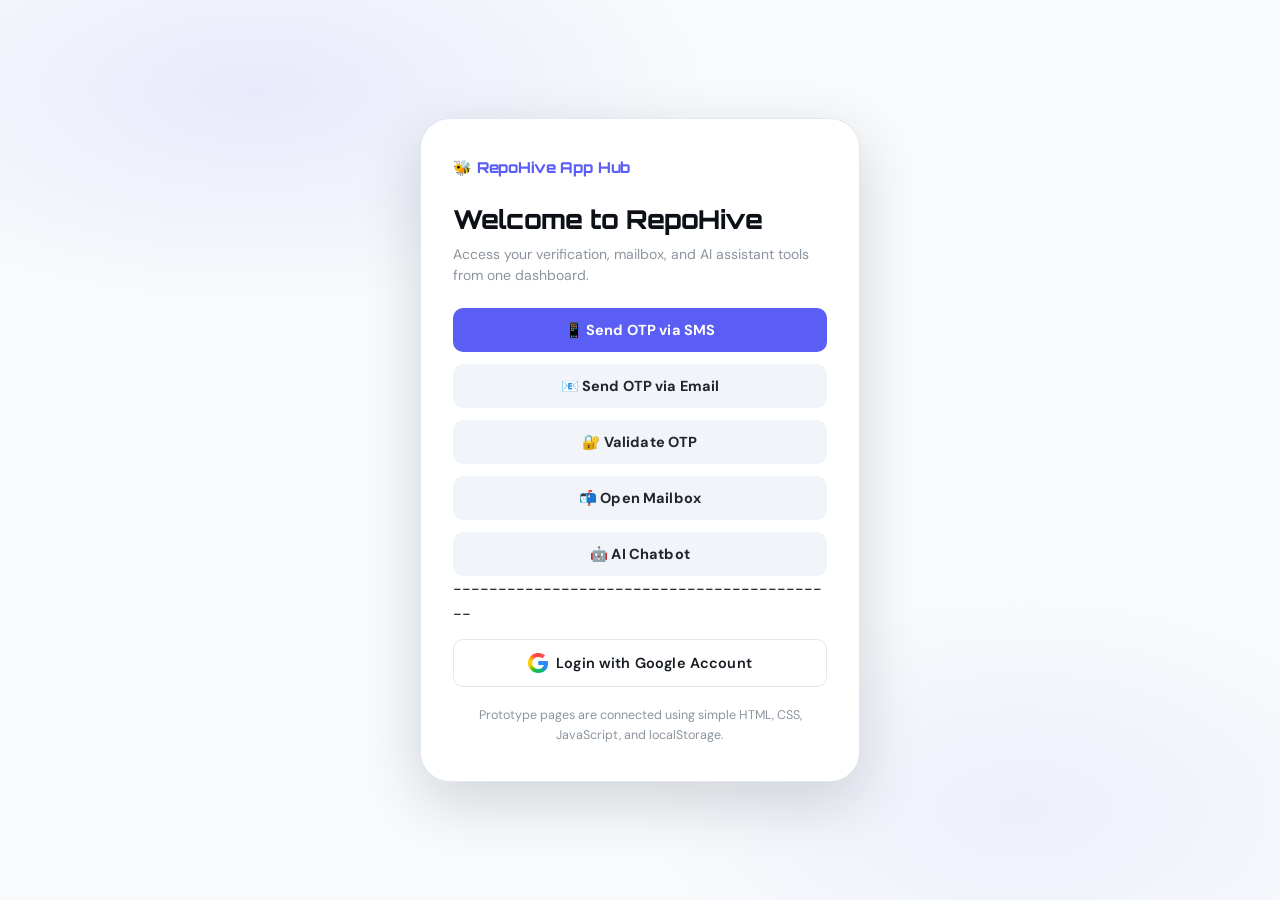
<file: index.html>
<!DOCTYPE html>
<html lang="en">
<head>
  <meta charset="UTF-8">
  <meta name="viewport" content="width=device-width, initial-scale=1.0">
  <title>RepoHive — App Hub</title>
  <link rel="preconnect" href="https://fonts.googleapis.com">
  <link rel="preconnect" href="https://fonts.gstatic.com" crossorigin>
  <link href="https://fonts.googleapis.com/css2?family=Orbitron:wght@400;500;700;800&display=swap" rel="stylesheet">
  <link href="https://fonts.googleapis.com/css2?family=DM+Sans:ital,wght@0,300;0,400;0,500;0,700;1,400&family=Syne:wght@700;800&display=swap" rel="stylesheet">
  <link rel="stylesheet" href="assets/styles.css">
</head>
<body>

  <div class="center-screen">
    <div class="card">
      <div class="brand">🐝 RepoHive App Hub</div>

      <h1>Welcome to RepoHive</h1>
      <p class="muted">
        Access your verification, mailbox, and AI assistant tools from one dashboard.
      </p>

      <a class="btn primary" href="otp-phone.html">📱 Send OTP via SMS</a>
      <a class="btn light" href="otp-email.html">📧 Send OTP via Email</a>
      <a class="btn light" href="validate-otp.html">🔐 Validate OTP</a>
      <a class="btn light" href="mailbox.html">📬 Open Mailbox</a>
      <a class="btn light" href="ai-chatbot.html">🤖 AI Chatbot</a>

      <div class="divider">-------------------------------------------</div>

      <button class="btn google" onclick="loginWithGoogle()">
        <img src="./assets/Google_Favicon_2025.svg.webp" alt="Google" height="20">
        Login with Google Account
      </button>

      <p class="note">
        Prototype pages are connected using simple HTML, CSS, JavaScript, and localStorage.
      </p>
    </div>
  </div>

  <script src="assets/app.js"></script>

</body>
</html>
</file>
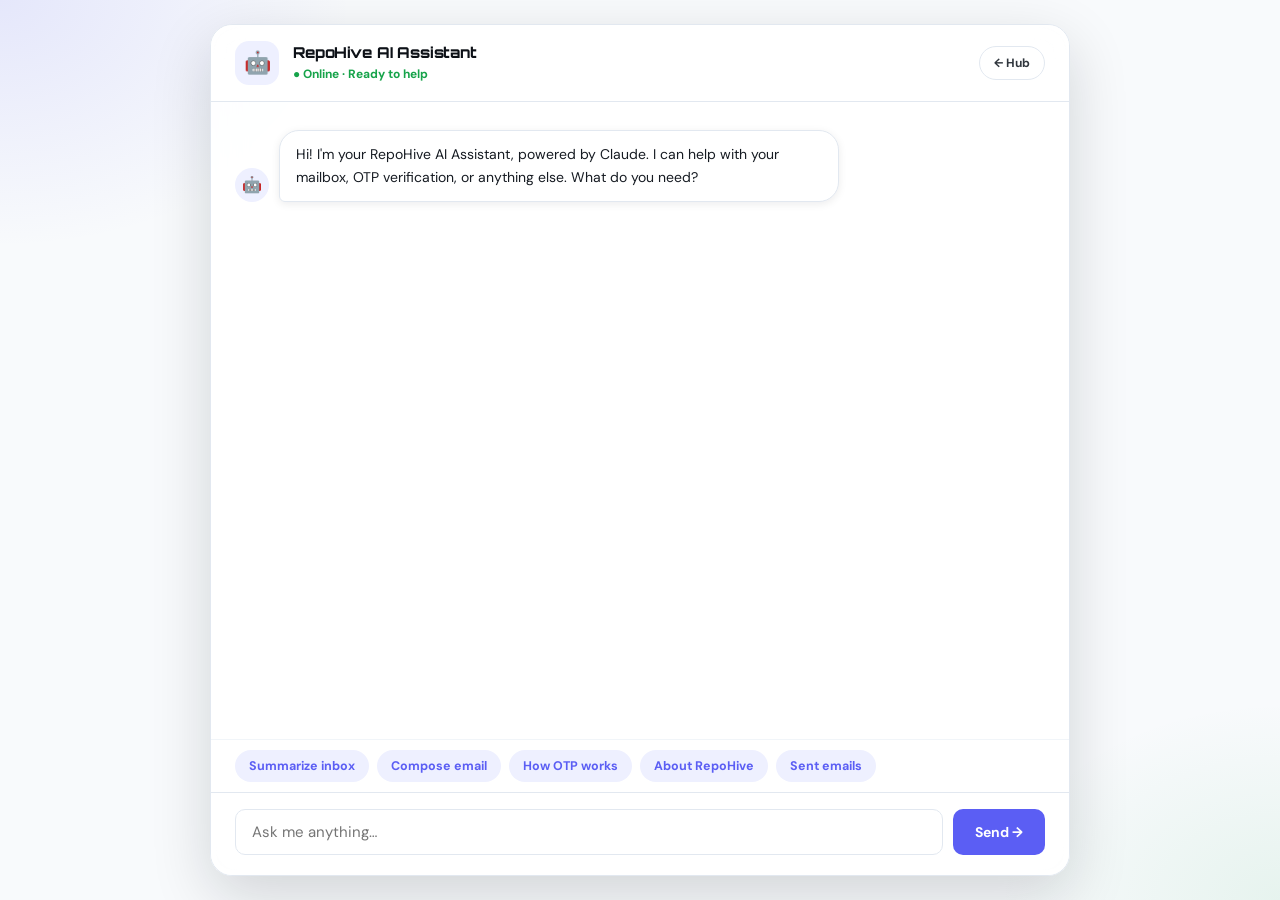
<file: ai-chatbot.html>
<!DOCTYPE html>
<html lang="en">
<head>
  <meta charset="UTF-8">
  <meta name="viewport" content="width=device-width, initial-scale=1.0">
  <title>AI Chatbot — RepoHive</title>
  <link rel="preconnect" href="https://fonts.googleapis.com">
  <link rel="preconnect" href="https://fonts.gstatic.com" crossorigin>
  <link href="https://fonts.googleapis.com/css2?family=Orbitron:wght@400;500;700;800&display=swap" rel="stylesheet">
  <link href="https://fonts.googleapis.com/css2?family=DM+Sans:ital,wght@0,300;0,400;0,500;0,700;1,400&family=Syne:wght@700;800&display=swap" rel="stylesheet">
  <link rel="stylesheet" href="assets/styles.css">
</head>
<body>

  <div class="chatbot-only-page">
    <main class="chat-panel">

      <header class="chat-header">
        <div class="ai-orb">🤖</div>
        <div>
          <h2>RepoHive AI Assistant</h2>
          <small>● Online · Ready to help</small>
        </div>
        <a href="index.html">← Hub</a>
      </header>

      <section class="chat-window" id="chatWindow">
        <div class="chat-message bot">
          <div class="avatar">🤖</div>
          <div class="bubble">
            Hi! I'm your RepoHive AI Assistant, powered by Claude. I can help with your mailbox, OTP verification, or anything else. What do you need?
          </div>
        </div>
      </section>

      <div class="quick-prompts">
        <button onclick="quickAsk('Summarize my inbox')">Summarize inbox</button>
        <button onclick="quickAsk('Help me compose a professional email')">Compose email</button>
        <button onclick="quickAsk('How does OTP verification work?')">How OTP works</button>
        <button onclick="quickAsk('What is RepoHive?')">About RepoHive</button>
        <button onclick="quickAsk('Show my sent emails')">Sent emails</button>
      </div>

      <footer class="chat-input-bar">
        <input id="chatInput" placeholder="Ask me anything…" onkeydown="handleChatKey(event)">
        <button onclick="sendChat()">Send →</button>
      </footer>

    </main>
  </div>

  <script>
    /* ── State ── */
    const chatHistory = [];

    function quickAsk(text) {
      document.getElementById('chatInput').value = text;
      sendChat();
    }

    function handleChatKey(e) {
      if (e.key === 'Enter') sendChat();
    }

    async function sendChat() {
      const input = document.getElementById('chatInput');
      const message = input.value.trim();
      if (!message) return;

      appendMessage(message, 'user');
      input.value = '';
      showTyping();

      chatHistory.push({ role: 'user', content: message });

      try {
        const response = await fetch('https://api.anthropic.com/v1/messages', {
          method: 'POST',
          headers: { 'Content-Type': 'application/json' },
          body: JSON.stringify({
            model: 'claude-sonnet-4-20250514',
            max_tokens: 1000,
            system: `You are RepoHive AI, a concise and friendly assistant built into the RepoHive app.
RepoHive is a prototype workspace that includes:
- OTP verification via SMS and email (prototype code is 123456)
- A mailbox with inbox, sent, drafts, and archived folders
- Google login
- This AI chatbot

The user's inbox has 3 emails: a Welcome email from the RepoHive Team, an OTP Verification Success email from Security, and a Project Workspace Invitation from Douglas Hill.

Keep responses short and plain — 1 to 3 sentences unless more detail is clearly needed. No markdown formatting.`,
            messages: chatHistory
          })
        });

        const data = await response.json();
        removeTyping();

        const reply = data.content?.[0]?.text ?? 'Sorry, I could not get a response. Please try again.';
        chatHistory.push({ role: 'assistant', content: reply });
        appendMessage(reply, 'bot');

      } catch (err) {
        removeTyping();
        appendMessage('Connection error. Please check your network and try again.', 'bot');
      }
    }

    function appendMessage(text, sender) {
      const win = document.getElementById('chatWindow');
      const wrapper = document.createElement('div');
      wrapper.className = `chat-message ${sender}`;
      wrapper.innerHTML = `
        <div class="avatar">${sender === 'user' ? '👤' : '🤖'}</div>
        <div class="bubble">${escapeHtml(text)}</div>
      `;
      win.appendChild(wrapper);
      win.scrollTop = win.scrollHeight;
    }

    function showTyping() {
      const win = document.getElementById('chatWindow');
      const el = document.createElement('div');
      el.className = 'chat-message bot';
      el.id = 'typingIndicator';
      el.innerHTML = `
        <div class="avatar">🤖</div>
        <div class="bubble">
          <div class="typing"><span></span><span></span><span></span></div>
        </div>
      `;
      win.appendChild(el);
      win.scrollTop = win.scrollHeight;
    }

    function removeTyping() {
      document.getElementById('typingIndicator')?.remove();
    }

    function escapeHtml(text) {
      const d = document.createElement('div');
      d.textContent = text;
      return d.innerHTML;
    }
  </script>

</body>
</html>
</file>
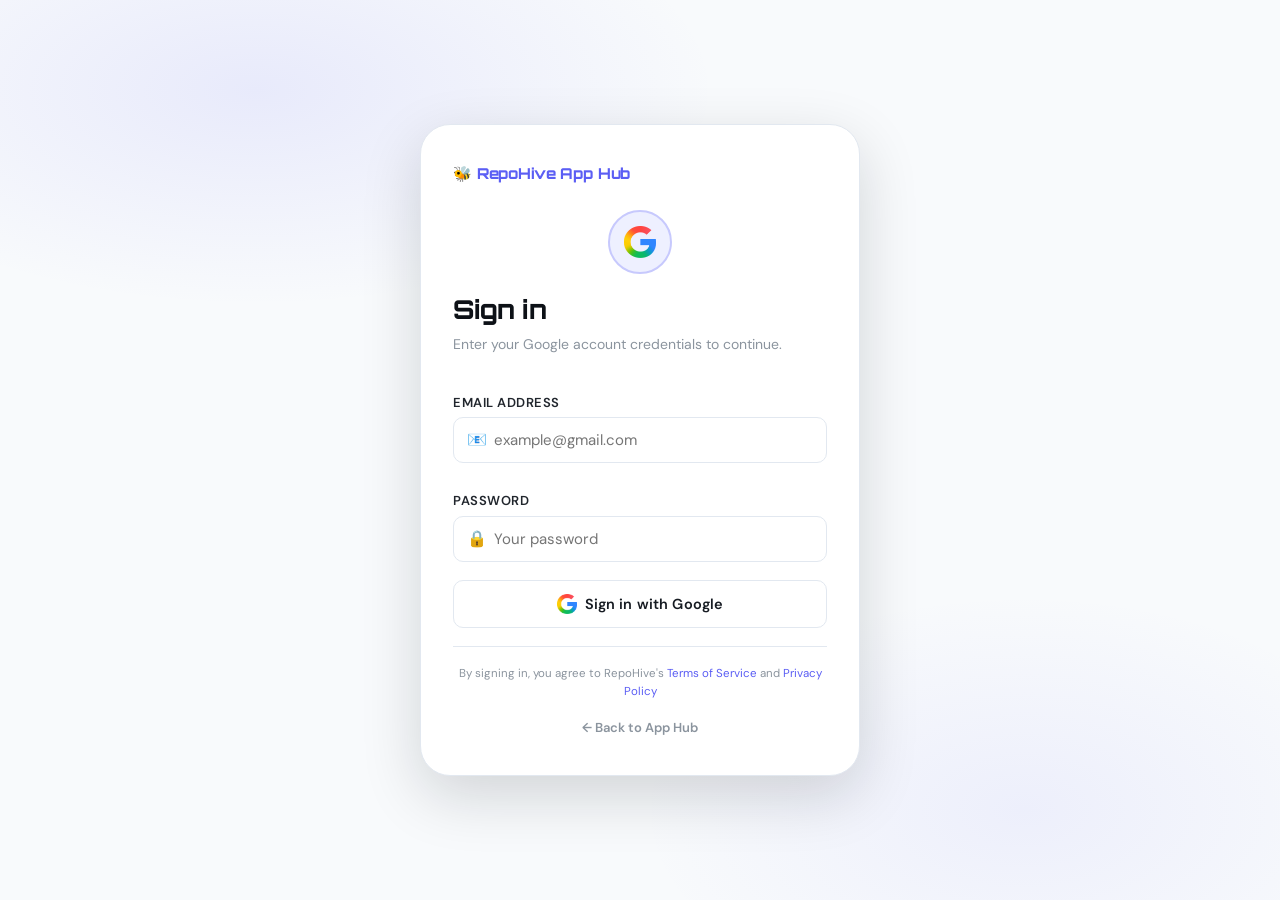
<file: google-login.html>
<!DOCTYPE html>
<html lang="en">
<head>
  <meta charset="UTF-8">
  <meta name="viewport" content="width=device-width, initial-scale=1.0">
  <title>RepoHive — Sign in with Google</title>
  <link rel="preconnect" href="https://fonts.googleapis.com">
  <link rel="preconnect" href="https://fonts.gstatic.com" crossorigin>
  <link href="https://fonts.googleapis.com/css2?family=Orbitron:wght@400;500;700;800&display=swap" rel="stylesheet">
  <link href="https://fonts.googleapis.com/css2?family=DM+Sans:ital,wght@0,300;0,400;0,500;0,700;1,400&family=Syne:wght@700;800&display=swap" rel="stylesheet">
  <link rel="stylesheet" href="assets/styles.css">
  <style>
    .google-avatar {
      width: 64px;
      height: 64px;
      border-radius: 50%;
      background: var(--indigo-soft);
      display: flex;
      align-items: center;
      justify-content: center;
      margin: 0 auto 20px;
      border: 2px solid var(--indigo-muted);
    }
    .google-avatar img {
      width: 32px;
      height: 32px;
    }
    .field-group {
      display: flex;
      flex-direction: column;
      gap: 12px;
      margin-bottom: 4px;
    }
    .field-label {
      font-size: 13px;
      font-weight: 600;
      color: var(--slate-700);
      margin-bottom: 4px;
      display: block;
    }
    .input-wrap {
      position: relative;
    }
    .input-wrap .input-icon {
      position: absolute;
      left: 14px;
      top: 50%;
      transform: translateY(-50%);
      font-size: 16px;
      pointer-events: none;
    }
    .input-wrap input {
      padding-left: 40px;
    }
    .error-msg {
      display: none;
      font-size: 13px;
      color: var(--red);
      background: var(--red-soft);
      border-radius: var(--radius-sm);
      padding: 10px 14px;
      margin-bottom: 4px;
    }
    .divider-line {
      border: none;
      border-top: 1px solid var(--slate-200);
      margin: 18px 0;
    }
    .back-link {
      display: flex;
      align-items: center;
      justify-content: center;
      gap: 6px;
      font-size: 13px;
      font-weight: 600;
      color: var(--slate-400);
      text-decoration: none;
      margin-top: 16px;
      transition: color var(--transition);
    }
    .back-link:hover { color: var(--indigo); }
    .policy-note {
      font-size: 11.5px;
      color: var(--slate-400);
      text-align: center;
      line-height: 1.6;
      margin-top: 14px;
    }
    .policy-note a { color: var(--indigo); text-decoration: none; }
    .policy-note a:hover { text-decoration: underline; }
  </style>
</head>
<body>

  <div class="center-screen">
    <div class="card">
      <div class="brand">🐝 RepoHive App Hub</div>

      <div class="google-avatar">
        <img src="./assets/Google_Favicon_2025.svg.webp" alt="Google">
      </div>

      <h1>Sign in</h1>
      <p class="muted">Enter your Google account credentials to continue.</p>

      <div id="errorMsg" class="error-msg">Incorrect email or password. Please try again.</div>

      <div class="field-group">
        <div>
          <label class="field-label" for="googleEmail">Email address</label>
          <div class="input-wrap">
            <span class="input-icon">📧</span>
            <input
              type="email"
              id="googleEmail"
              placeholder="example@gmail.com"
              autocomplete="email"
              onkeydown="if(event.key==='Enter')document.getElementById('googlePassword').focus()"
            >
          </div>
        </div>
        <div>
          <label class="field-label" for="googlePassword">Password</label>
          <div class="input-wrap">
            <span class="input-icon">🔒</span>
            <input
              type="password"
              id="googlePassword"
              placeholder="Your password"
              autocomplete="current-password"
              onkeydown="if(event.key==='Enter')submitGoogleLogin()"
            >
          </div>
        </div>
      </div>

      <button class="btn google" style="margin-top:18px;" onclick="submitGoogleLogin()">
        <img src="./assets/Google_Favicon_2025.svg.webp" alt="Google" height="20">
        Sign in with Google
      </button>

      <hr class="divider-line">

      <p class="policy-note">
        By signing in, you agree to RepoHive's
        <a href="#">Terms of Service</a> and <a href="#">Privacy Policy</a>
      </p>

      <a class="back-link" href="index.html">← Back to App Hub</a>
    </div>
  </div>

  <script>
    function submitGoogleLogin() {
      const email = document.getElementById('googleEmail').value.trim();
      const password = document.getElementById('googlePassword').value;
      const errorMsg = document.getElementById('errorMsg');

      if (!email || !password) {
        errorMsg.textContent = 'Please enter your email and password.';
        errorMsg.style.display = 'block';
        return;
      }

      if (!email.includes('@')) {
        errorMsg.textContent = 'Please enter a valid email address.';
        errorMsg.style.display = 'block';
        return;
      }

      // Prototype: accept any well-formed email + any non-empty password
      errorMsg.style.display = 'none';

      localStorage.setItem('verified_user', email);
      localStorage.setItem('auth_provider', 'google');
      localStorage.setItem('user_name', email.split('@')[0]);

      // Brief visual feedback before redirect
      const btn = document.querySelector('.btn.google');
      btn.innerHTML = '✓ &nbsp;Signing in…';
      btn.style.opacity = '0.8';
      btn.disabled = true;

      setTimeout(() => {
        window.location.href = 'mailbox.html';
      }, 800);
    }
  </script>

</body>
</html>
</file>
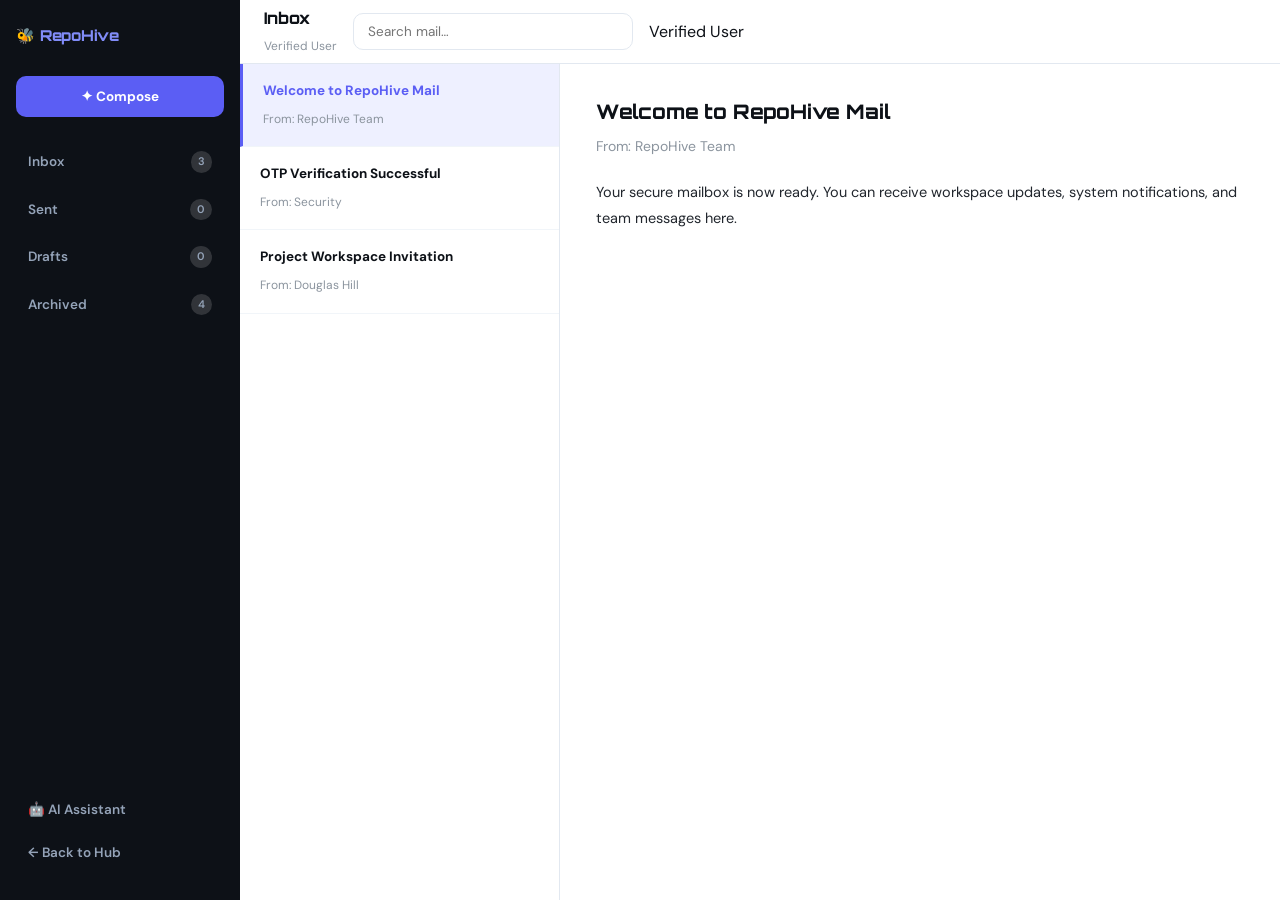
<file: mailbox.html>
<!DOCTYPE html>
<html lang="en">
<head>
  <meta charset="UTF-8">
  <meta name="viewport" content="width=device-width, initial-scale=1.0">
  <title>Mailbox — RepoHive</title>
  <link rel="preconnect" href="https://fonts.googleapis.com">
  <link rel="preconnect" href="https://fonts.gstatic.com" crossorigin>
  <link href="https://fonts.googleapis.com/css2?family=Orbitron:wght@400;500;700;800&display=swap" rel="stylesheet">
  <link href="https://fonts.googleapis.com/css2?family=DM+Sans:ital,wght@0,300;0,400;0,500;0,700;1,400&family=Syne:wght@700;800&display=swap" rel="stylesheet">
  <link rel="stylesheet" href="assets/styles.css">
</head>
<body>

  <div class="mailbox">

    <aside class="sidebar">
      <div class="brand white">🐝 RepoHive</div>

      <button class="compose-btn" onclick="openCompose()">✦ Compose</button>

      <a class="menu active" onclick="showInbox(event)">Inbox <span>3</span></a>
      <a class="menu" onclick="showSent(event)">Sent <span id="sentCount">0</span></a>
      <a class="menu">Drafts <span>0</span></a>
      <a class="menu">Archived <span>4</span></a>

      <div style="margin-top:auto;padding-top:24px;">
        <a class="menu" href="ai-chatbot.html">🤖 AI Assistant</a>
        <a class="menu" href="index.html">← Back to Hub</a>
      </div>
    </aside>

    <main class="main">
      <header class="topbar">
        <div>
          <h2 id="mailTitle">Inbox</h2>
          <small id="userEmail">Verified User</small>
        </div>
        <input id="searchMail" placeholder="Search mail…" onkeyup="filterMail()">
        <div class="topbar-actions">
          <span class="topbar-chip" id="userEmailDisplay">User</span>
        </div>
      </header>

      <section class="mail-area">
        <div id="mailList" class="mail-list"></div>

        <div class="preview">
          <h2 id="previewTitle">Select an email</h2>
          <p id="previewMeta" class="muted"></p>
          <p id="previewBody"></p>
        </div>
      </section>
    </main>

  </div>

  <div id="composeModal" class="modal">
    <div class="modal-card">
      <button class="close" onclick="closeCompose()">×</button>
      <h2>New Message</h2>
      <p class="muted" style="margin-bottom:0">Compose and send an email</p>

      <label>To</label>
      <input id="composeTo" type="email" placeholder="recipient@email.com">

      <label>Subject</label>
      <input id="composeSubject" type="text" placeholder="Enter a subject…">

      <label>Message</label>
      <textarea id="composeBody" placeholder="Write your message…"></textarea>

      <button class="btn primary" onclick="sendEmail()">Send Message</button>
    </div>
  </div>

  <script src="assets/app.js"></script>
  <script>loadMailbox();</script>

</body>
</html>
</file>
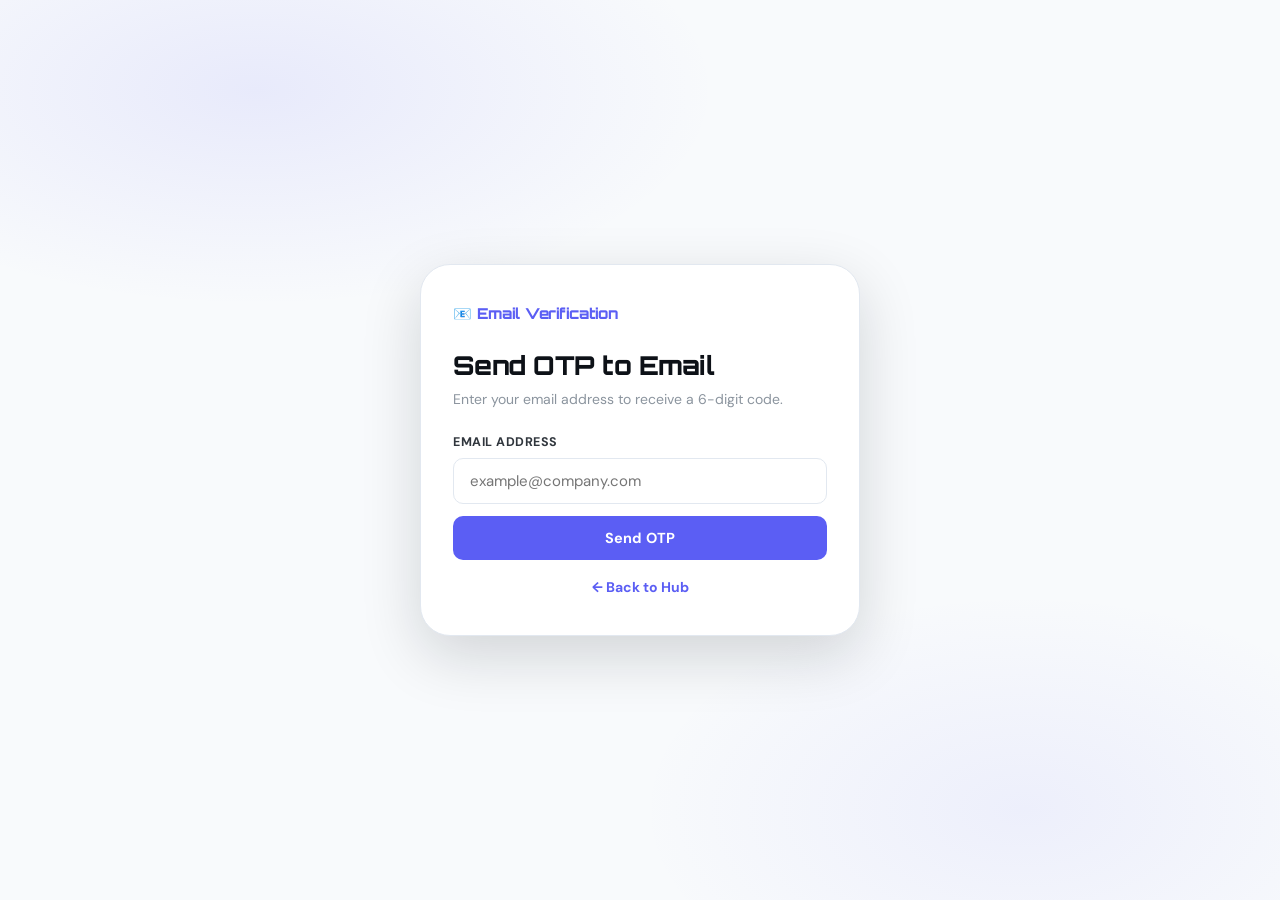
<file: otp-email.html>
<!DOCTYPE html>
<html lang="en">
<head>
  <meta charset="UTF-8">
  <meta name="viewport" content="width=device-width, initial-scale=1.0">
  <title>Send OTP via Email — RepoHive</title>
  <link rel="preconnect" href="https://fonts.googleapis.com">
  <link rel="preconnect" href="https://fonts.gstatic.com" crossorigin>
  <link href="https://fonts.googleapis.com/css2?family=Orbitron:wght@400;500;700;800&display=swap" rel="stylesheet">
  <link href="https://fonts.googleapis.com/css2?family=DM+Sans:ital,wght@0,300;0,400;0,500;0,700;1,400&family=Syne:wght@700;800&display=swap" rel="stylesheet">
  <link rel="stylesheet" href="assets/styles.css">
</head>
<body>

  <div class="center-screen">
    <div class="card">
      <div class="brand">📧 Email Verification</div>
      <h1>Send OTP to Email</h1>
      <p class="muted">Enter your email address to receive a 6-digit code.</p>

      <label>Email Address</label>
      <input id="email" type="email" placeholder="example@company.com">

      <button class="btn primary" onclick="sendEmailOtp()">Send OTP</button>
      <a class="link" href="index.html">← Back to Hub</a>
    </div>
  </div>

  <script src="assets/app.js"></script>

</body>
</html>
</file>
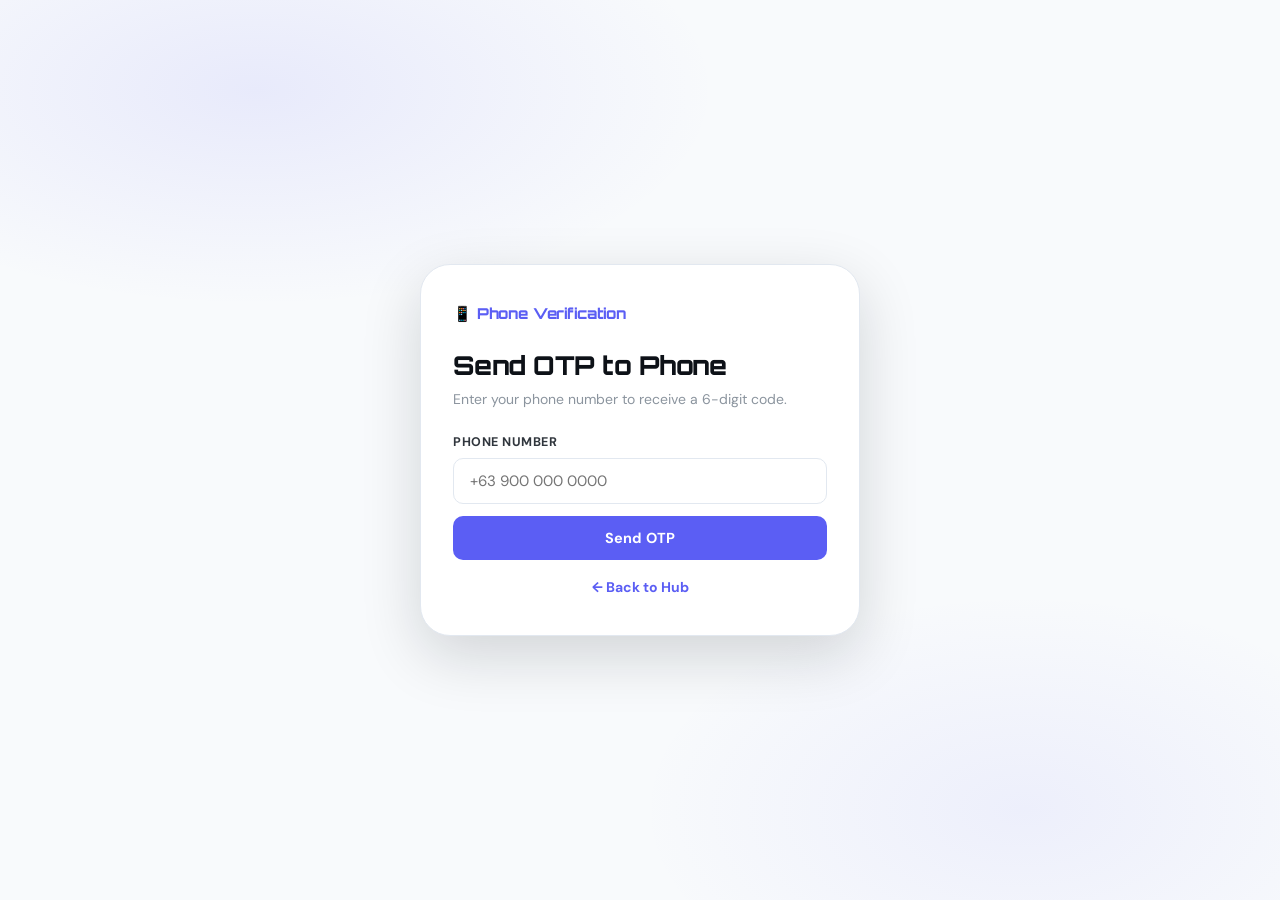
<file: otp-phone.html>
<!DOCTYPE html>
<html lang="en">
<head>
  <meta charset="UTF-8">
  <meta name="viewport" content="width=device-width, initial-scale=1.0">
  <title>Send OTP via Phone — RepoHive</title>
  <link rel="preconnect" href="https://fonts.googleapis.com">
  <link rel="preconnect" href="https://fonts.gstatic.com" crossorigin>
  <link href="https://fonts.googleapis.com/css2?family=Orbitron:wght@400;500;700;800&display=swap" rel="stylesheet">
  <link href="https://fonts.googleapis.com/css2?family=DM+Sans:ital,wght@0,300;0,400;0,500;0,700;1,400&family=Syne:wght@700;800&display=swap" rel="stylesheet">
  <link rel="stylesheet" href="assets/styles.css">
</head>
<body>

  <div class="center-screen">
    <div class="card">
      <div class="brand">📱 Phone Verification</div>
      <h1>Send OTP to Phone</h1>
      <p class="muted">Enter your phone number to receive a 6-digit code.</p>

      <label>Phone Number</label>
      <input id="phone" type="tel" placeholder="+63 900 000 0000">

      <button class="btn primary" onclick="sendPhoneOtp()">Send OTP</button>
      <a class="link" href="index.html">← Back to Hub</a>
    </div>
  </div>

  <script src="assets/app.js"></script>

</body>
</html>
</file>
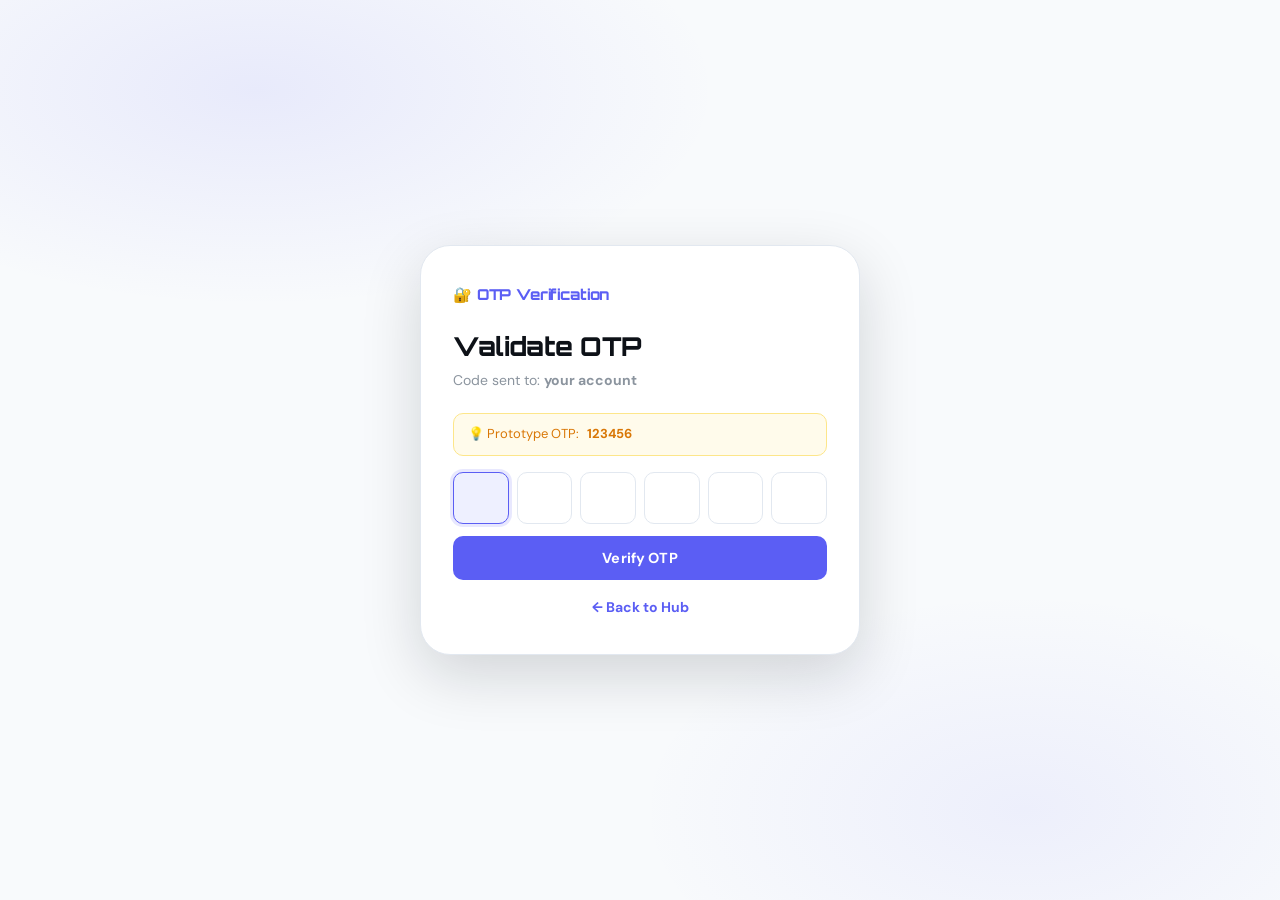
<file: validate-otp.html>
<!DOCTYPE html>
<html lang="en">
<head>
  <meta charset="UTF-8">
  <meta name="viewport" content="width=device-width, initial-scale=1.0">
  <title>Validate OTP — RepoHive</title>
  <link rel="preconnect" href="https://fonts.googleapis.com">
  <link rel="preconnect" href="https://fonts.gstatic.com" crossorigin>
  <link href="https://fonts.googleapis.com/css2?family=Orbitron:wght@400;500;700;800&display=swap" rel="stylesheet">
  <link href="https://fonts.googleapis.com/css2?family=DM+Sans:ital,wght@0,300;0,400;0,500;0,700;1,400&family=Syne:wght@700;800&display=swap" rel="stylesheet">
  <link rel="stylesheet" href="assets/styles.css">
</head>
<body>

  <div class="center-screen">
    <div class="card">
      <div class="brand">🔐 OTP Verification</div>
      <h1>Validate OTP</h1>
      <p class="muted">
        Code sent to: <strong id="otpTarget"></strong>
      </p>

      <div class="prototype-note">
        💡 Prototype OTP: <strong>123456</strong>
      </div>

      <div class="otp-box">
        <input maxlength="1" class="otp" inputmode="numeric">
        <input maxlength="1" class="otp" inputmode="numeric">
        <input maxlength="1" class="otp" inputmode="numeric">
        <input maxlength="1" class="otp" inputmode="numeric">
        <input maxlength="1" class="otp" inputmode="numeric">
        <input maxlength="1" class="otp" inputmode="numeric">
      </div>

      <button class="btn primary" onclick="validateOtp()">Verify OTP</button>
      <p id="message" style="display:none;text-align:center;margin-top:12px;"></p>

      <a class="link" href="index.html">← Back to Hub</a>
    </div>
  </div>

  <script src="assets/app.js"></script>

</body>
</html>
</file>
<file: assets/styles.css>
/* ===== RESET & BASE ===== */
*, *::before, *::after { box-sizing: border-box; margin: 0; padding: 0; }

:root {
  --indigo: #5b5ef4;
  --indigo-dark: #4244d4;
  --indigo-soft: #eef0ff;
  --indigo-muted: #c7c9fd;
  --slate-900: #0d1117;
  --slate-800: #161b22;
  --slate-700: #21262d;
  --slate-600: #30363d;
  --slate-400: #8b949e;
  --slate-200: #e2e8f0;
  --slate-100: #f1f5f9;
  --slate-50: #f8fafc;
  --green: #16a34a;
  --green-soft: #dcfce7;
  --red: #dc2626;
  --red-soft: #fee2e2;
  --amber: #d97706;
  --white: #ffffff;
  --radius-sm: 10px;
  --radius: 16px;
  --radius-lg: 22px;
  --radius-xl: 30px;
  --shadow-sm: 0 2px 8px rgba(13,17,23,.08);
  --shadow: 0 8px 28px rgba(13,17,23,.12);
  --shadow-lg: 0 20px 60px rgba(13,17,23,.16);
  --font-display: 'Syne', sans-serif;
  --font-body: 'DM Sans', sans-serif;
  --font-orbitron: "Orbitron", sans-serif;
  --transition: .18s cubic-bezier(.4,0,.2,1);
}

html { scroll-behavior: smooth; }

body {
  font-family: var(--font-body);
  background: var(--slate-50);
  color: var(--slate-900);
  min-height: 100vh;
  line-height: 1.6;
  overflow-x: hidden;
}

/* ===== SHARED LAYOUT ===== */
.center-screen {
  min-height: 100vh;
  display: flex;
  align-items: center;
  justify-content: center;
  padding: 24px;
  background:
    radial-gradient(ellipse 60% 40% at 20% 10%, rgba(91,94,244,.10) 0%, transparent 60%),
    radial-gradient(ellipse 50% 40% at 80% 90%, rgba(91,94,244,.07) 0%, transparent 60%),
    var(--slate-50);
}

.card {
  width: 100%;
  max-width: 440px;
  background: var(--white);
  border-radius: var(--radius-xl);
  padding: 36px 32px;
  box-shadow: var(--shadow-lg);
  border: 1px solid var(--slate-200);
  animation: fadeUp .3s ease forwards;
}

@keyframes fadeUp {
  from { opacity: 0; transform: translateY(18px); }
  to   { opacity: 1; transform: translateY(0); }
}

/* ===== BRAND ===== */
.brand {
  display: inline-flex;
  align-items: center;
  gap: 8px;
  font-family: var(--font-orbitron);
  font-weight: 800;
  font-size: 15px;
  color: var(--indigo);
  margin-bottom: 24px;
  letter-spacing: -.01em;
}
.brand.white { color: #818cf8; }

/* ===== TYPOGRAPHY ===== */
h1 {
  font-family: var(--font-orbitron);
  font-size: 26px;
  font-weight: 800;
  letter-spacing: -.02em;
  line-height: 1.2;
  margin-bottom: 8px;
  color: var(--slate-900);
}

h2 {
  font-family: var(--font-orbitron);
  font-weight: 800;
  letter-spacing: -.01em;
}

.muted {
  font-size: 14px;
  color: var(--slate-400);
  margin-bottom: 22px;
  line-height: 1.5;
}

label {
  display: block;
  font-size: 12.5px;
  font-weight: 700;
  letter-spacing: .04em;
  text-transform: uppercase;
  color: var(--slate-600);
  margin-bottom: 6px;
  margin-top: 16px;
}

/* ===== INPUTS ===== */
input, textarea {
  width: 100%;
  padding: 12px 16px;
  border: 1.5px solid var(--slate-200);
  border-radius: var(--radius-sm);
  font: 15px var(--font-body);
  color: var(--slate-900);
  background: var(--white);
  outline: none;
  transition: border-color var(--transition), box-shadow var(--transition);
}

input:focus, textarea:focus {
  border-color: var(--indigo);
  box-shadow: 0 0 0 3px rgba(91,94,244,.14);
}

textarea { min-height: 130px; resize: vertical; }

/* ===== BUTTONS ===== */
.btn {
  display: flex;
  align-items: center;
  justify-content: center;
  gap: 8px;
  width: 100%;
  padding: 13px 20px;
  border: none;
  border-radius: var(--radius-sm);
  font: 700 14.5px var(--font-body);
  cursor: pointer;
  text-decoration: none;
  transition: all var(--transition);
  margin-top: 12px;
  letter-spacing: .01em;
}

.btn.primary {
  background: var(--indigo);
  color: var(--white);
}
.btn.primary:hover {
  background: var(--indigo-dark);
  transform: translateY(-1px);
  box-shadow: 0 6px 20px rgba(91,94,244,.3);
}
.btn.primary:active { transform: translateY(0); }

.btn.light {
  background: var(--slate-100);
  color: var(--slate-700);
}
.btn.light:hover { background: var(--slate-200); }

.btn.google {
  background: var(--white);
  color: var(--slate-800);
  border: 1.5px solid var(--slate-200);
  font-weight: 600;
}
.btn.google:hover { background: var(--slate-50); border-color: var(--slate-400); }
.btn.google img { width: 20px; height: 20px; }
.btn.google span { display: none; }

.link {
  display: block;
  text-align: center;
  margin-top: 16px;
  color: var(--indigo);
  font-weight: 700;
  font-size: 14px;
  text-decoration: none;
  cursor: pointer;
  transition: opacity var(--transition);
}
.link:hover { opacity: .75; }

/* ===== FEEDBACK STATES ===== */
.success {
  padding: 11px 14px;
  border-radius: var(--radius-sm);
  font-size: 13.5px;
  font-weight: 600;
  margin-bottom: 16px;
  background: var(--green-soft);
  color: var(--green);
  border: 1px solid #bbf7d0;
}

#message {
  margin-top: 12px;
  font-size: 13.5px;
  font-weight: 600;
  border-radius: var(--radius-sm);
  padding: 10px 14px;
}
#message.ok { background: var(--green-soft); color: var(--green); border: 1px solid #bbf7d0; }
#message.err { background: var(--red-soft); color: var(--red); border: 1px solid #fecaca; }

/* Prototype note banner */
.prototype-note {
  display: flex;
  align-items: center;
  gap: 8px;
  padding: 10px 14px;
  background: #fffbeb;
  border: 1px solid #fde68a;
  border-radius: var(--radius-sm);
  font-size: 13px;
  color: var(--amber);
  margin-bottom: 16px;
}

/* ===== NOTE ===== */
.note {
  margin-top: 18px;
  font-size: 12.5px;
  color: var(--slate-400);
  text-align: center;
}

/* ===== OTP ===== */
.otp-box {
  display: grid;
  grid-template-columns: repeat(6, 1fr);
  gap: 8px;
  margin-top: 6px;
}

.otp {
  text-align: center;
  font-size: 22px;
  font-weight: 800;
  font-family: var(--font-display);
  padding: 12px 4px;
  color: var(--indigo);
  border: 1.5px solid var(--slate-200);
  border-radius: var(--radius-sm);
  transition: all var(--transition);
}
.otp:focus {
  border-color: var(--indigo);
  background: var(--indigo-soft);
  box-shadow: 0 0 0 3px rgba(91,94,244,.14);
}

/* ===== MAILBOX ===== */
.mailbox {
  min-height: 100vh;
  display: grid;
  grid-template-columns: 240px 1fr;
  background: var(--white);
}

.sidebar {
  background: var(--slate-900);
  padding: 24px 16px;
  color: var(--white);
  display: flex;
  flex-direction: column;
  gap: 4px;
  position: sticky;
  top: 0;
  height: 100vh;
  overflow-y: auto;
}

.compose-btn {
  width: 100%;
  background: var(--indigo);
  color: var(--white);
  border: none;
  padding: 12px;
  border-radius: var(--radius-sm);
  font: 700 13.5px var(--font-body);
  cursor: pointer;
  margin-bottom: 20px;
  transition: all var(--transition);
  display: flex;
  align-items: center;
  justify-content: center;
  gap: 6px;
}
.compose-btn:hover { background: var(--indigo-dark); }

.menu {
  display: flex;
  align-items: center;
  justify-content: space-between;
  padding: 10px 12px;
  border-radius: var(--radius-sm);
  color: #94a3b8;
  cursor: pointer;
  font-size: 13.5px;
  font-weight: 600;
  transition: all var(--transition);
  text-decoration: none;
  margin-bottom: 2px;
}
.menu:hover, .menu.active {
  background: rgba(255,255,255,.1);
  color: var(--white);
}
.menu span {
  background: rgba(255,255,255,.15);
  padding: 2px 7px;
  border-radius: 999px;
  font-size: 11px;
}

.main {
  display: grid;
  grid-template-rows: 64px 1fr;
}

.topbar {
  padding: 0 24px;
  border-bottom: 1px solid var(--slate-200);
  display: flex;
  align-items: center;
  gap: 16px;
  background: var(--white);
  position: sticky;
  top: 0;
  z-index: 10;
}

.topbar h2 { font-size: 16px; flex: 0 0 auto; }

.topbar input {
  max-width: 280px;
  margin: 0;
  padding: 9px 14px;
  font-size: 13.5px;
}

.topbar small {
  font-size: 12px;
  color: var(--slate-400);
}

.mail-area {
  display: grid;
  grid-template-columns: 320px 1fr;
  height: calc(100vh - 64px);
}

.mail-list {
  border-right: 1px solid var(--slate-200);
  overflow-y: auto;
}

.mail-item {
  padding: 16px 20px;
  border-bottom: 1px solid var(--slate-100);
  cursor: pointer;
  transition: background var(--transition);
}
.mail-item:hover { background: var(--slate-50); }
.mail-item.active {
  background: var(--indigo-soft);
  border-left: 3px solid var(--indigo);
}
.mail-item.active strong { color: var(--indigo); }

.mail-item strong {
  display: block;
  font-weight: 700;
  font-size: 13.5px;
  margin-bottom: 3px;
  color: var(--slate-900);
  white-space: nowrap;
  overflow: hidden;
  text-overflow: ellipsis;
}
.mail-item small { font-size: 12px; color: var(--slate-400); }

.preview {
  padding: 32px 36px;
  overflow-y: auto;
}
.preview h2 { font-size: 20px; margin-bottom: 8px; }
.preview .muted { margin-bottom: 22px; }
#previewBody { font-size: 14.5px; line-height: 1.8; color: var(--slate-700); }

/* ===== MODAL ===== */
.modal {
  position: fixed;
  inset: 0;
  background: rgba(13,17,23,.5);
  display: none;
  align-items: center;
  justify-content: center;
  padding: 24px;
  z-index: 100;
  backdrop-filter: blur(4px);
}
.modal.active { display: flex; }

.modal-card {
  width: 100%;
  max-width: 580px;
  background: var(--white);
  border-radius: var(--radius-lg);
  padding: 28px;
  box-shadow: var(--shadow-lg);
  position: relative;
  animation: fadeUp .2s ease forwards;
}
.modal-card h2 { font-size: 18px; margin-bottom: 4px; }

.close {
  position: absolute;
  top: 16px;
  right: 16px;
  width: 34px;
  height: 34px;
  border-radius: 50%;
  border: none;
  background: var(--slate-100);
  font-size: 18px;
  cursor: pointer;
  transition: background var(--transition);
  display: flex;
  align-items: center;
  justify-content: center;
  line-height: 1;
}
.close:hover { background: var(--slate-200); }

/* ===== CHATBOT PAGE ===== */
.chatbot-only-page {
  min-height: 100vh;
  display: flex;
  align-items: stretch;
  justify-content: center;
  padding: 24px;
  background:
    radial-gradient(ellipse 50% 50% at 0% 0%, rgba(91,94,244,.12), transparent 55%),
    radial-gradient(ellipse 40% 40% at 100% 100%, rgba(22,163,74,.08), transparent 55%),
    var(--slate-50);
}

.chat-panel {
  width: 100%;
  max-width: 860px;
  display: flex;
  flex-direction: column;
  background: rgba(255,255,255,.9);
  border: 1px solid var(--slate-200);
  border-radius: var(--radius-lg);
  overflow: hidden;
  box-shadow: var(--shadow-lg);
  backdrop-filter: blur(16px);
}

.chat-header {
  padding: 16px 24px;
  display: flex;
  align-items: center;
  gap: 14px;
  border-bottom: 1px solid var(--slate-200);
  background: rgba(255,255,255,.85);
  backdrop-filter: blur(12px);
}

.ai-orb {
  width: 44px;
  height: 44px;
  border-radius: 14px;
  background: var(--indigo-soft);
  display: grid;
  place-items: center;
  font-size: 22px;
  flex-shrink: 0;
  animation: pulseOrb 2.5s infinite ease-in-out;
}

@keyframes pulseOrb {
  0%, 100% { box-shadow: 0 0 0 0 rgba(91,94,244,0); }
  50% { box-shadow: 0 0 0 8px rgba(91,94,244,.12); }
}

.chat-header h2 { font-size: 15px; margin: 0; }
.chat-header small { font-size: 12px; color: var(--green); font-weight: 700; display: block; }

.chat-header a {
  margin-left: auto;
  padding: 8px 14px;
  border: 1.5px solid var(--slate-200);
  border-radius: 999px;
  background: var(--white);
  font: 700 12px var(--font-body);
  color: var(--slate-600);
  text-decoration: none;
  transition: all var(--transition);
  white-space: nowrap;
}
.chat-header a:hover { border-color: var(--indigo); color: var(--indigo); }

.chat-window {
  flex: 1;
  padding: 28px 24px;
  overflow-y: auto;
  display: flex;
  flex-direction: column;
  gap: 16px;
  scroll-behavior: smooth;
  min-height: 300px;
}

.chat-message {
  display: flex;
  gap: 10px;
  align-items: flex-end;
  max-width: 720px;
  opacity: 0;
  transform: translateY(10px) scale(.98);
  animation: popMsg .25s ease forwards;
}

@keyframes popMsg {
  to { opacity: 1; transform: translateY(0) scale(1); }
}

.chat-message.user {
  align-self: flex-end;
  flex-direction: row-reverse;
}

.avatar {
  width: 34px;
  height: 34px;
  border-radius: 50%;
  background: var(--indigo-soft);
  display: grid;
  place-items: center;
  font-size: 16px;
  flex-shrink: 0;
}

.bubble {
  padding: 12px 16px;
  border-radius: 20px 20px 20px 6px;
  background: var(--white);
  border: 1px solid var(--slate-200);
  font-size: 14px;
  line-height: 1.65;
  color: var(--slate-800);
  max-width: 560px;
  box-shadow: var(--shadow-sm);
}

.chat-message.user .bubble {
  background: var(--indigo);
  color: var(--white);
  border-color: var(--indigo);
  border-radius: 20px 20px 6px 20px;
}

.quick-prompts {
  display: flex;
  gap: 8px;
  padding: 10px 24px;
  overflow-x: auto;
  scrollbar-width: none;
  border-top: 1px solid var(--slate-100);
}
.quick-prompts::-webkit-scrollbar { display: none; }

.quick-prompts button {
  flex-shrink: 0;
  padding: 8px 14px;
  border-radius: 999px;
  background: var(--indigo-soft);
  color: var(--indigo);
  font: 700 12.5px var(--font-body);
  border: none;
  cursor: pointer;
  transition: all var(--transition);
  white-space: nowrap;
}
.quick-prompts button:hover { background: var(--indigo); color: var(--white); }

.chat-input-bar {
  display: flex;
  gap: 10px;
  padding: 16px 24px 20px;
  background: rgba(255,255,255,.9);
  border-top: 1px solid var(--slate-200);
  backdrop-filter: blur(8px);
}
.chat-input-bar input { flex: 1; margin: 0; }
.chat-input-bar button {
  border: none;
  background: var(--indigo);
  color: var(--white);
  padding: 0 22px;
  border-radius: var(--radius-sm);
  font: 700 14px var(--font-body);
  cursor: pointer;
  transition: all var(--transition);
  white-space: nowrap;
}
.chat-input-bar button:hover {
  background: var(--indigo-dark);
  transform: translateY(-1px);
  box-shadow: 0 6px 20px rgba(91,94,244,.3);
}

/* Typing indicator */
.typing {
  display: inline-flex;
  gap: 4px;
  align-items: center;
}
.typing span {
  width: 7px; height: 7px;
  background: #94a3b8;
  border-radius: 50%;
  animation: typingBounce 1s infinite ease-in-out;
}
.typing span:nth-child(2) { animation-delay: .15s; }
.typing span:nth-child(3) { animation-delay: .3s; }

@keyframes typingBounce {
  0%, 80%, 100% { transform: translateY(0); opacity: .4; }
  40% { transform: translateY(-5px); opacity: 1; }
}

/* ===== RESPONSIVE ===== */
@media (max-width: 850px) {
  .mailbox, .mail-area { grid-template-columns: 1fr; }
  .sidebar { display: none; }
  .preview { display: none; }
  .topbar { flex-wrap: wrap; padding: 12px 16px; height: auto; }
  .topbar input { max-width: 100%; }
}

@media (max-width: 700px) {
  .chatbot-only-page { padding: 0; }
  .chat-panel { border-radius: 0; min-height: 100vh; border: none; }
  .bubble { max-width: 78vw; }
}

@media (max-width: 600px) {
  .card { padding: 28px 22px; }
}
</file>
